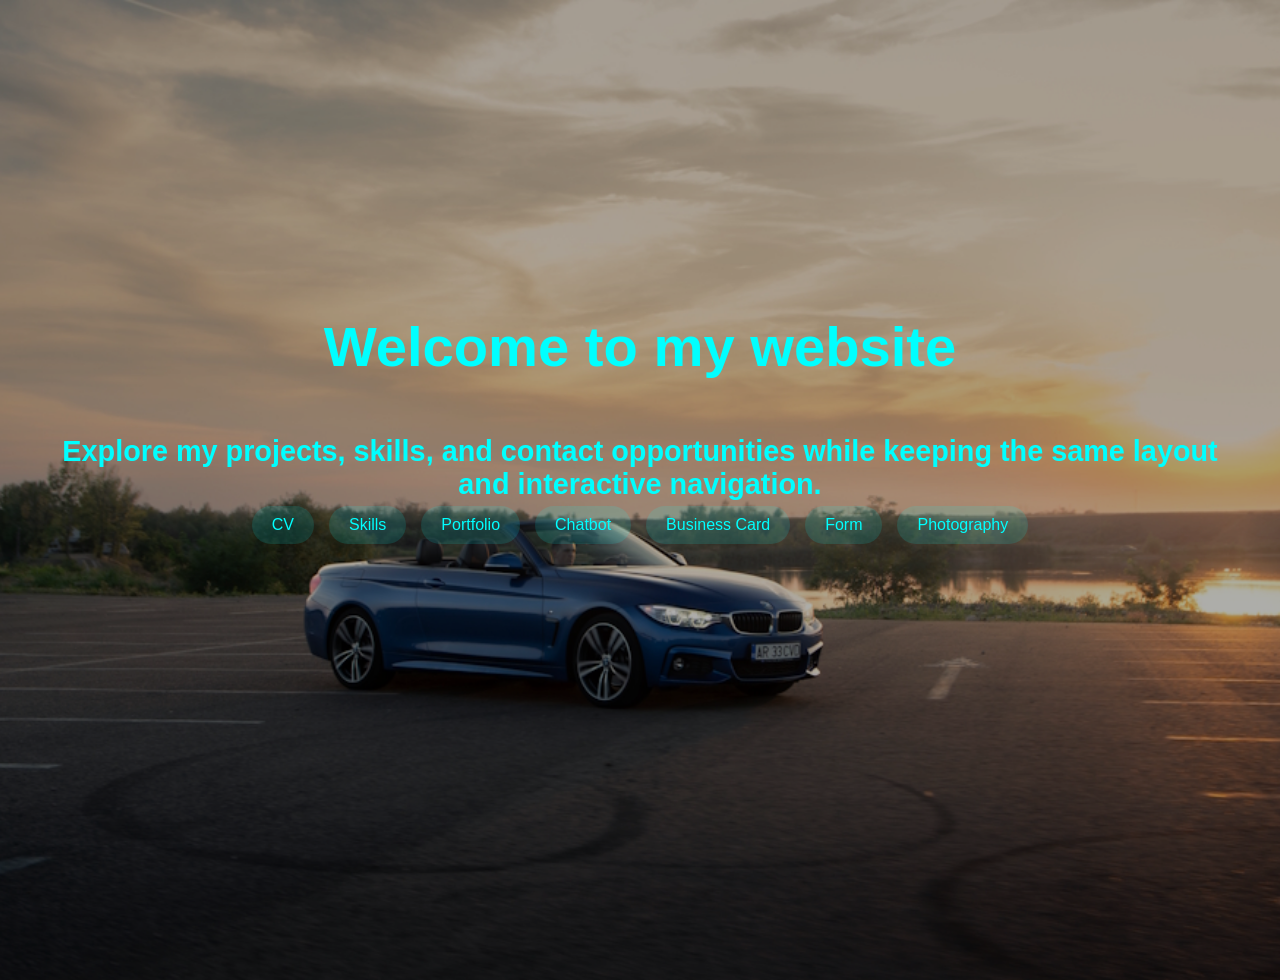
<file: index.html>
﻿<!DOCTYPE html>
<html lang="en">
<head>
    <meta charset="UTF-8">
    <meta name="viewport" content="width=device-width, initial-scale=1.0">
    <title>My Website</title>
    <link rel="stylesheet" href="css.css">
</head>
<body class="index-page">
    <a class="skip-link" href="#main-content">Skip to main content</a>
    <div class="page-background" aria-hidden="true">
        <img src="p(2).jpg" class="hero-bg" alt="Background image of my page, featuring one of the photos from my portfolio" loading="lazy">
    </div>
    <main id="main-content" class="home-main">
        <header>
            <h3>Welcome to my website</h3>
            <h1>Explore my projects, skills, and contact opportunities while keeping the same layout and interactive navigation.</h1>
        </header>

        <nav class="main-nav" aria-label="Main navigation">
            <a href="cv.html" class="nav-link">CV</a>
            <a href="Skills.html" class="nav-link">Skills</a>
            <a href="portofolio.html" class="nav-link">Portfolio</a>
            <a href="chatbot.html" class="nav-link">Chatbot</a>
            <a href="card.html" class="nav-link">Business Card</a>
            <a href="Form.html" class="nav-link">Form</a>
            <a href="photography.html" class="nav-link">Photography</a>
        </nav>
    </main>

    <footer class="page-nav">
        <h2><a href="Form.html">Contact / Form</a></h2>
    </footer>
</body>
</html>
</file>
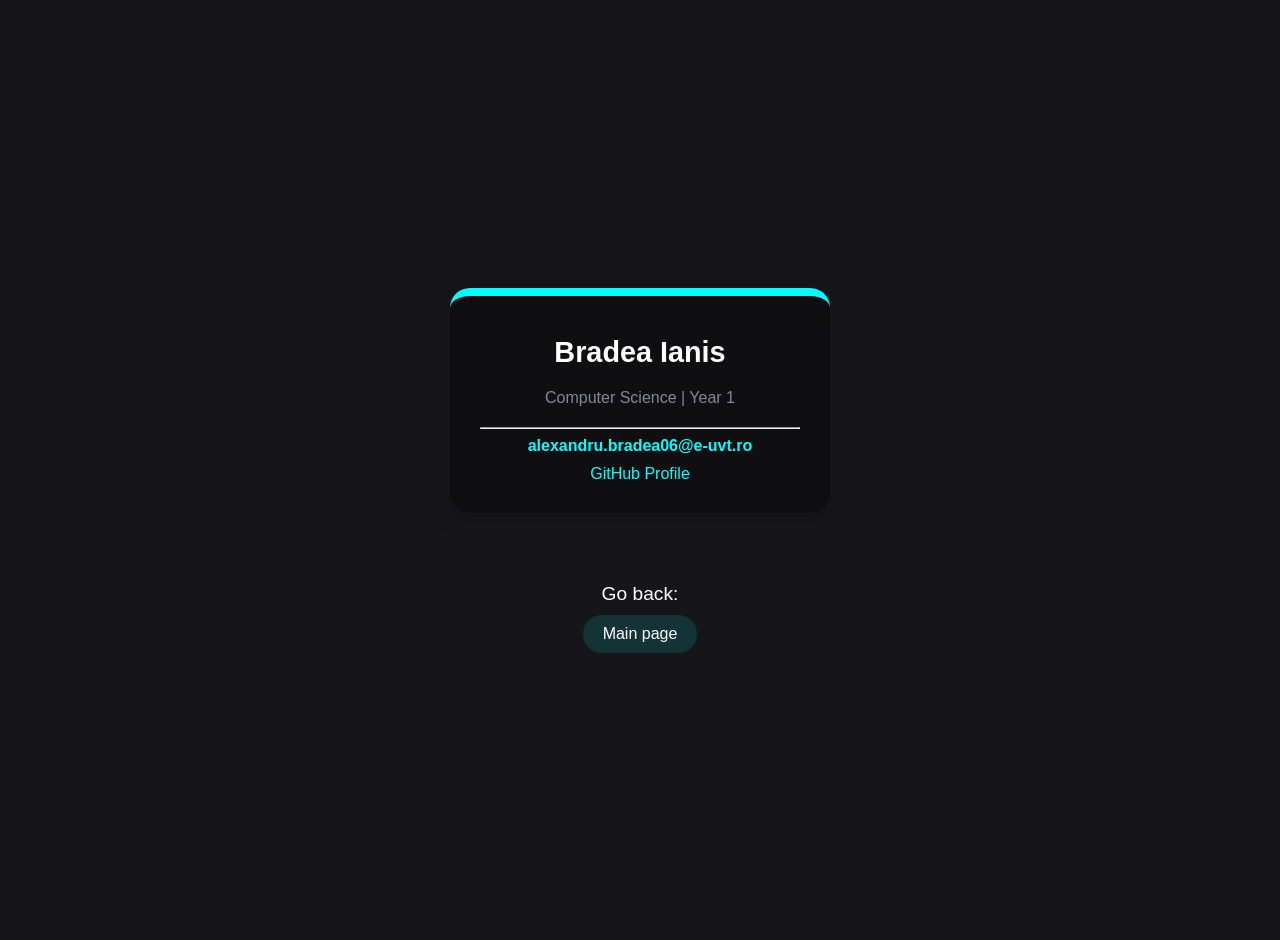
<file: card.html>
<!DOCTYPE html>
<html lang="en">
<head>
    <meta charset="UTF-8">
    <meta name="viewport" content="width=device-width, initial-scale=1.0">
    <title>Business Card</title>
    <link rel="stylesheet" href="card.css">
</head>
<body>

    <div id="business-card">
        
        <h1>Bradea Ianis</h1>
        
        <p class="specialization">Computer Science | Year 1</p>
        
        <hr>

        <div class="contact-info">
            <a href="alexandru.bradea06@e-uvt.ro" id="email-link">alexandru.bradea06@e-uvt.ro</a>
            <br>
            <a href="https://github.com/ianis06">GitHub Profile</a>
        </div>

    </div>

    <div class="go-back-section">
        <p>Go back:</p>
        <a href="index.html" class="go-back-main">Main page</a>
    </div>

</body>
</html>
</file>
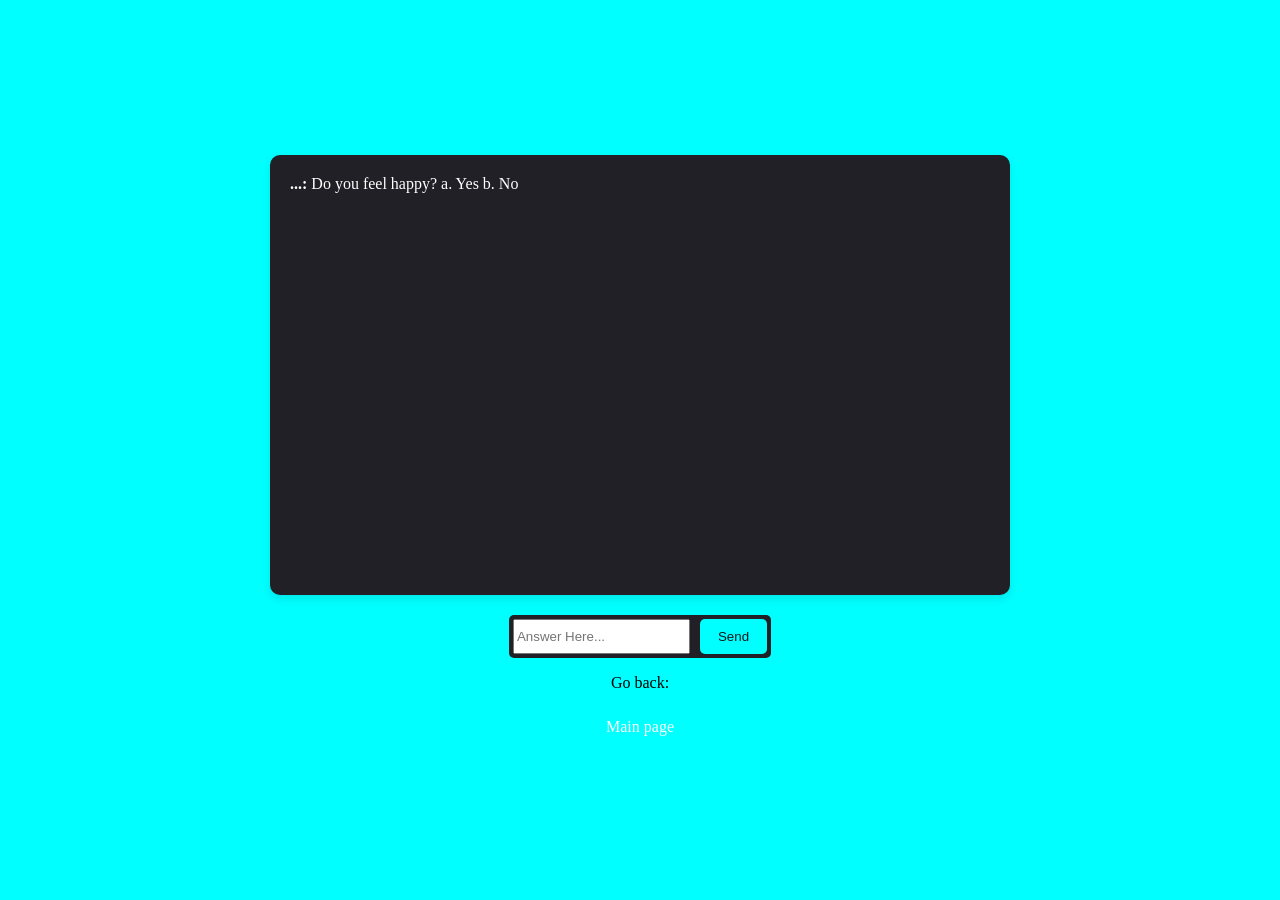
<file: chatbot.html>
<!DOCTYPE html>
<html lang="en">
<head>
    <meta charset="UTF-8">
    <meta name="viewport" content="width=device-width, initial-scale=1.0">
    <title>Chatbot</title>
    <link rel="stylesheet" href="chatbot.css">
</head>
<body>
    <div class="chat-container" id="chat-container">
    </div>
    <form id="chat-form">
        <input type="text" id="user-input" placeholder="Answer Here...">
        <button type="submit">Send</button>
    </form>
    <script src="chatbot.js"></script>
    	<p>
			Go back:
		</p>
		<a href="index.html" class="go-back-main">Main page</a>
</body>
</html>
</file>
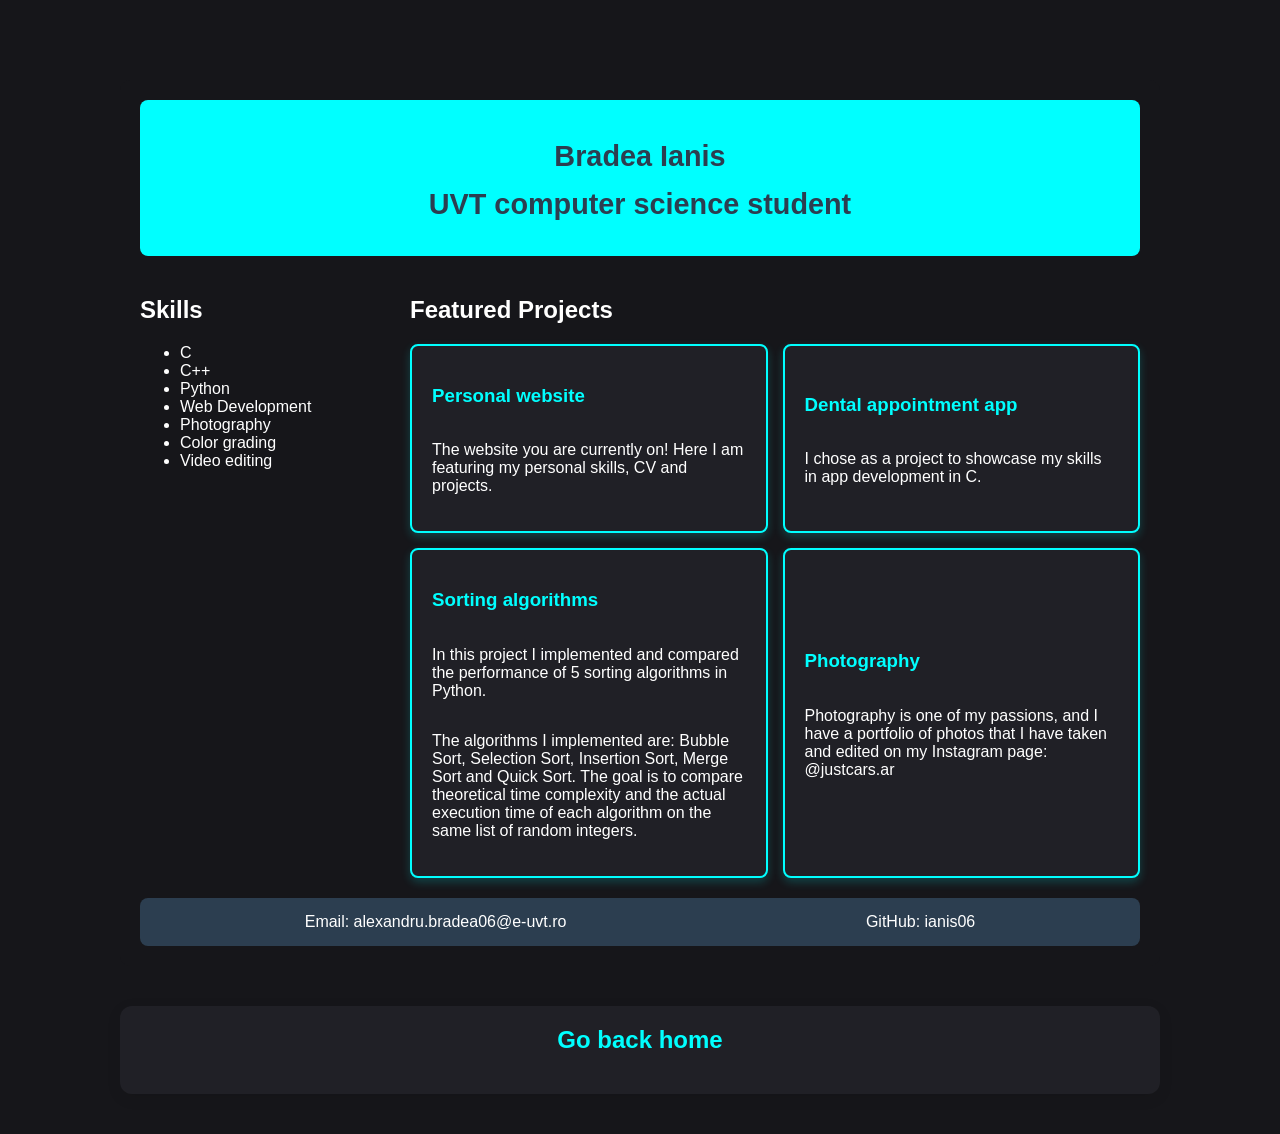
<file: cv.html>
﻿<!DOCTYPE html>
<html lang="en">
<head>
    <meta charset="UTF-8">
    <title>My CV</title>
    <link rel="stylesheet" href="css.css">
</head>
<body class="cv-page">

    <div class="cv-grid-container">
        <header class="profile-header">
            <h1>Bradea Ianis</h1>
            <h1>UVT computer science student</h1>
        </header>

        <aside class="skills-section">
            <h2>Skills</h2>
            <ul>
                <li>C</li>
                <li>C++</li>
                <li>Python</li>
                <li>Web Development</li>
                <li>Photography</li>
                <li>Color grading</li>
                <li>Video editing</li>
            </ul>
        </aside>

        <main class="projects-section">
            <h2>Featured Projects</h2>
            <div class="card-container">
                <div class="card" onclick="window.location.href='index.html';">
                    <h3>Personal website</h3>
                    <p>The website you are currently on! 
                        Here I am featuring my personal skills, CV and projects.</p>
                </div>
                <div class="card featured-card" onclick="window.location.href='dentalappointmentapp.html';">
                    <h3>Dental appointment app</h3>
                    <p>I chose as a project to showcase my skills in app development in C.</p>
                </div>
                <div class="card" onclick="window.location.href='sorting.html';">
                    <h3>Sorting algorithms</h3>
                    <p>In this project I implemented and compared the performance of 5 sorting algorithms in Python.</p>
                    <p>
                        The algorithms I implemented are: Bubble Sort, Selection Sort, Insertion Sort, Merge Sort and Quick Sort.
                        The goal is to compare theoretical time complexity and the actual execution time of each algorithm on the same list of random integers.
                    </p>
                </div>
                <div class="card" onclick="window.location.href='photography.html';">
                    <h3>Photography</h3>
                    <p>Photography is one of my passions, and I have a portfolio of photos that I have taken and edited on my Instagram page: @justcars.ar</p>
                </div>
            </div>
        </main>

        <footer class="contact-footer">
            <span>Email: alexandru.bradea06@e-uvt.ro</span>
            <span>GitHub: ianis06</span>
        </footer>
    </div>

    <footer class="page-nav">
        <h2><a href="index.html">Go back home</a></h2>
    </footer>
</body>
</html>
</file>
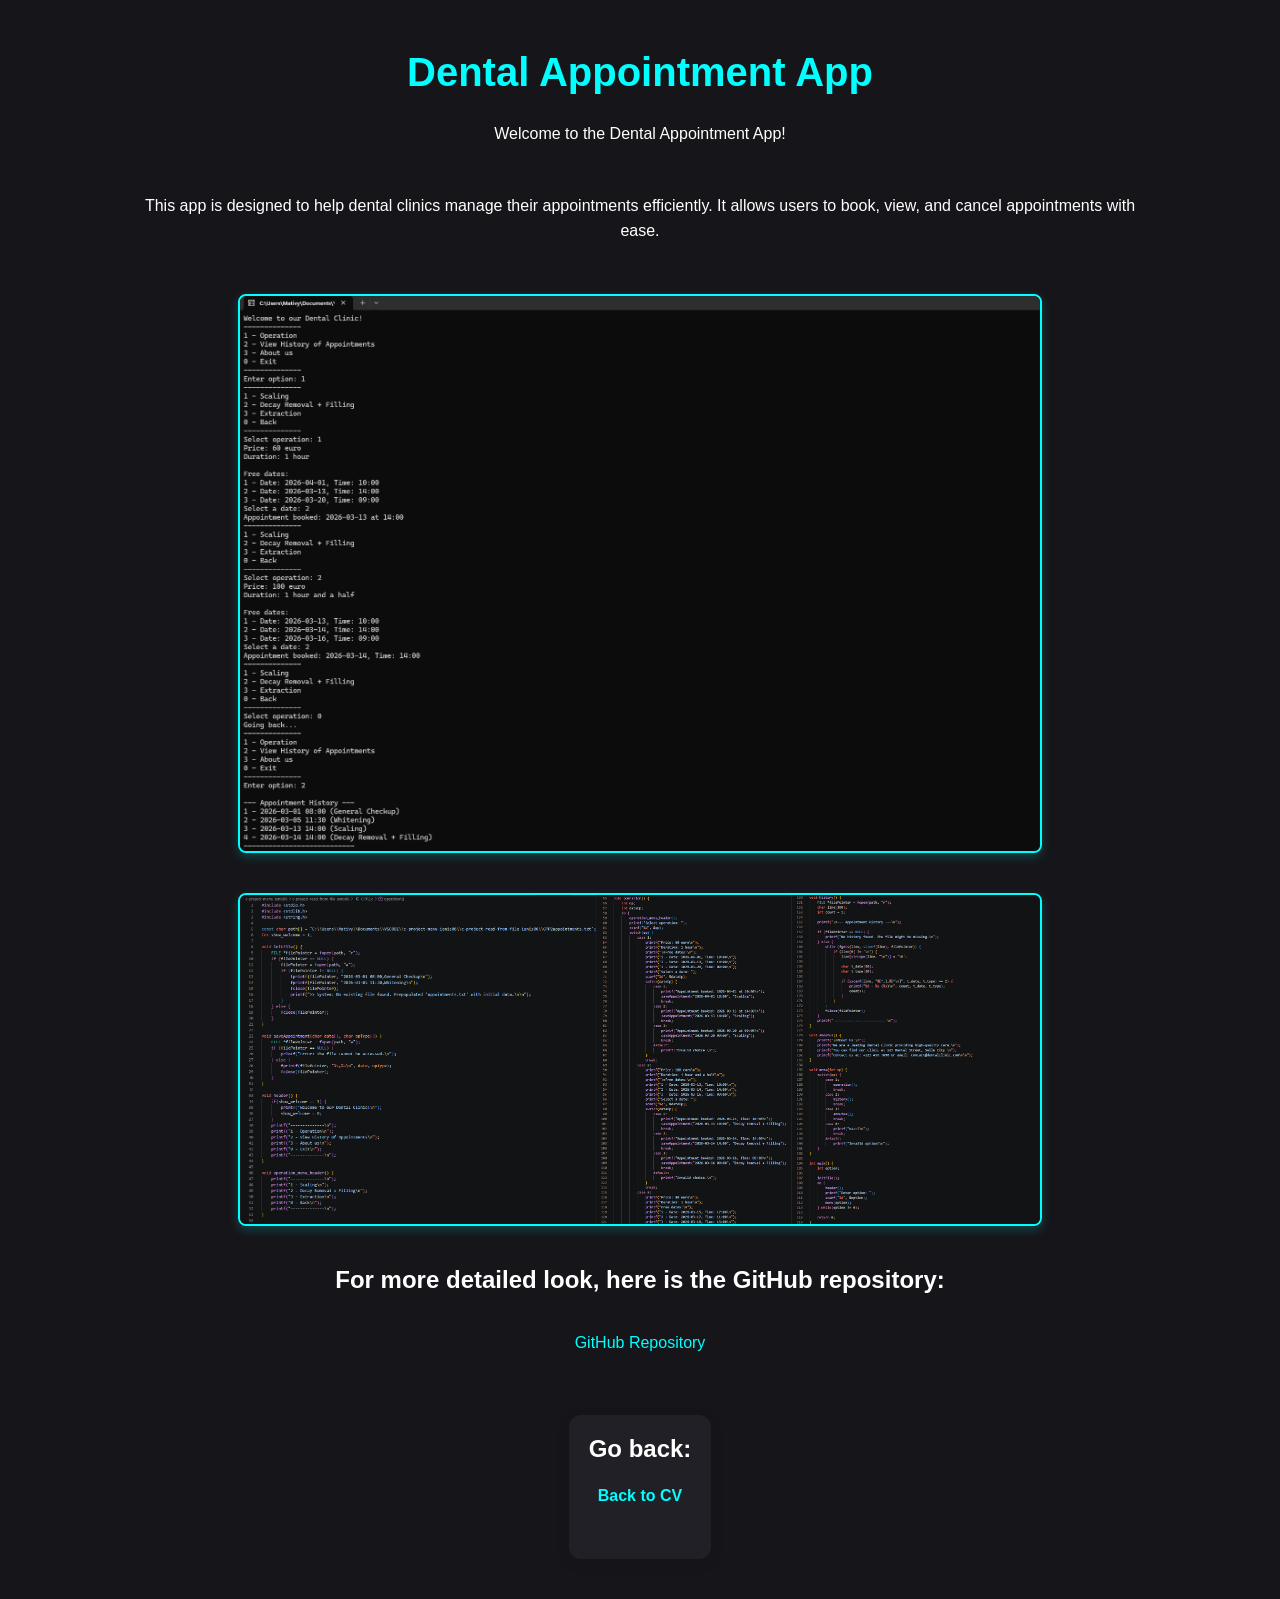
<file: dentalappointmentapp.html>
<!DOCTYPE html>
<html lang="en">
<head>
    <meta charset="UTF-8">
    <meta name="viewport" content="width=device-width, initial-scale=1.0">
    <title>Dental Appointment App</title>
    <link rel="stylesheet" href="css.css">
</head>
<body class="dental-page">
    <h1>Dental Appointment App</h1>
    <p>Welcome to the Dental Appointment App!</p>
    <p>This app is designed to help dental clinics manage their appointments efficiently. It allows users to book, view, and cancel appointments with ease.</p>
    <img src="d1.jpg" alt="The app interface.">
    <img src="d2.jpg" alt="The entire source code.">
    <h2> For more detailed look, here is the GitHub repository:</h2>
        <p><a href="https://github.com/ProiectDeProgramare-ProgrammingProject/c-project-write-to-file-ianis06" target="_blank">GitHub Repository</a></p>
    <footer class="page-nav">
        <h2>Go back:</h2>
        <p><a href="cv.html">Back to CV</a></p>
    </footer>
</body>
</html>
</file>
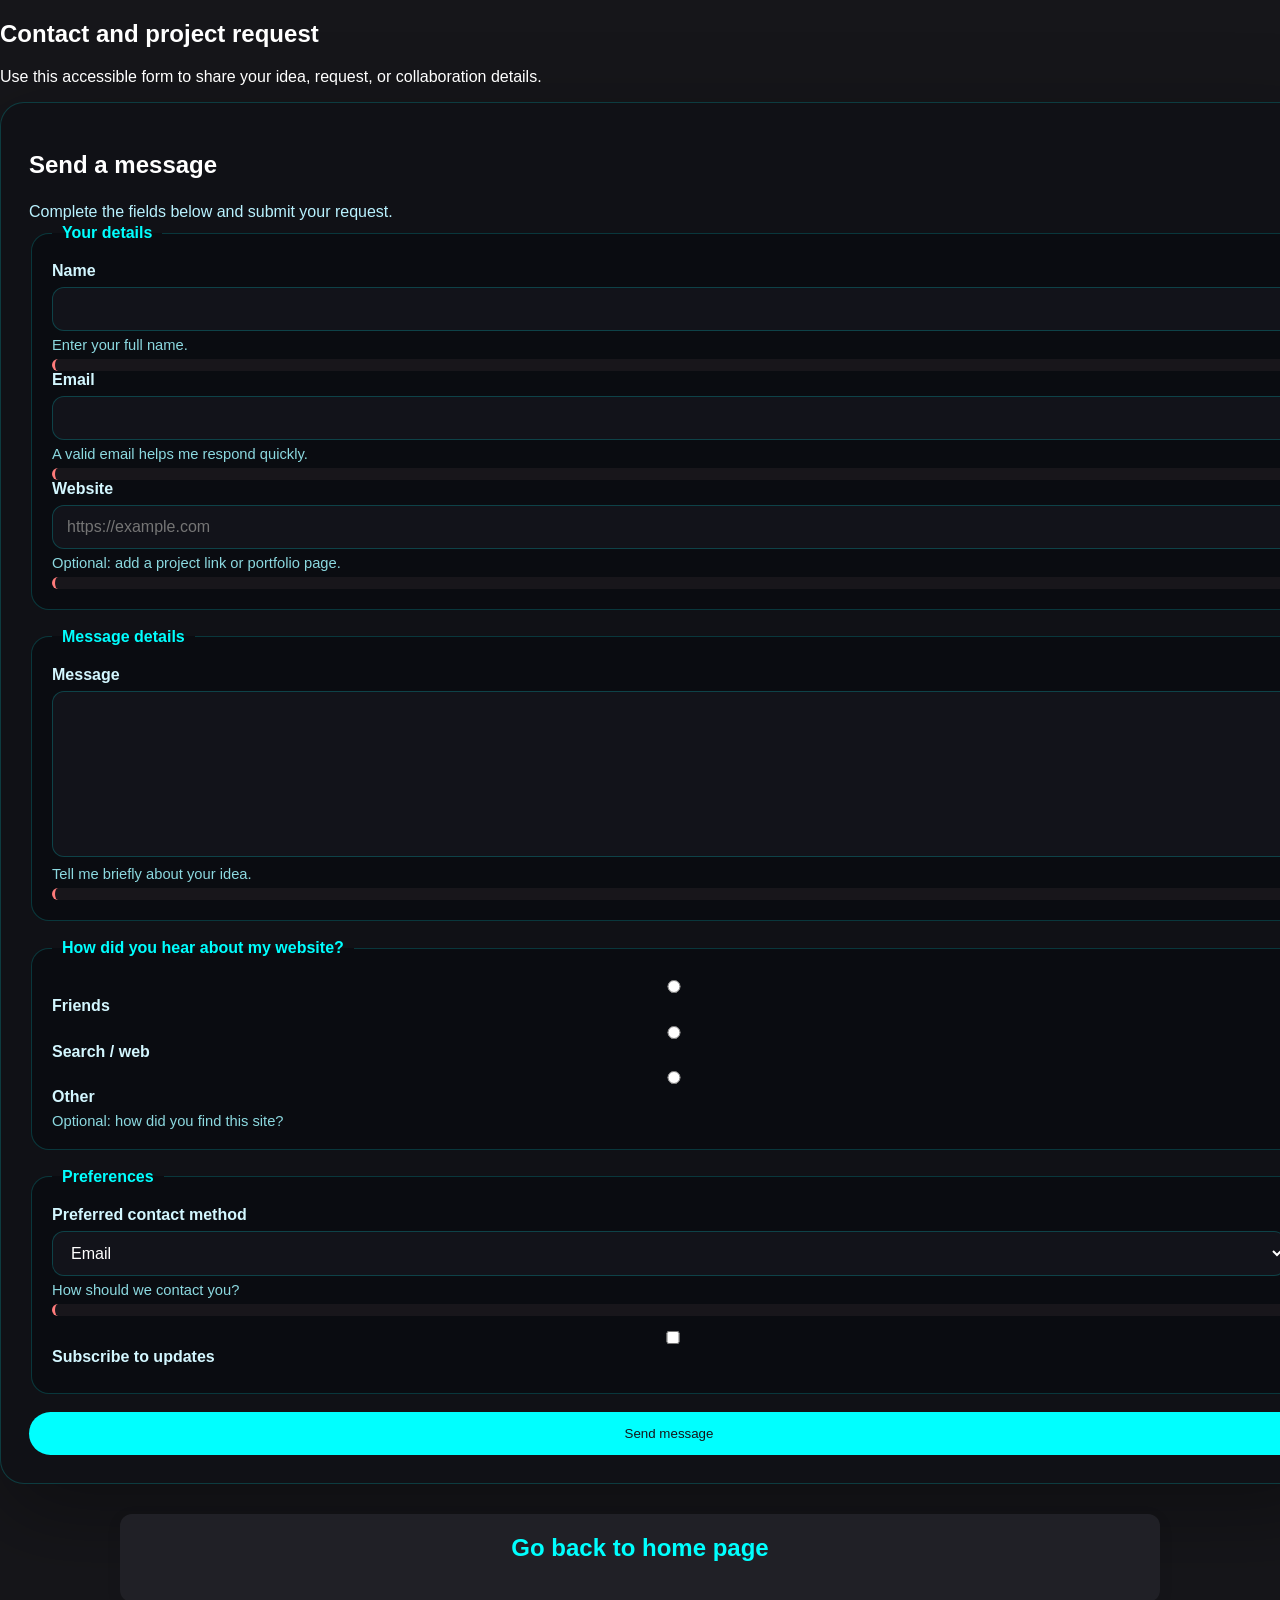
<file: Form.html>
<!DOCTYPE html>
<html lang="en">
<head>
    <meta charset="UTF-8">
    <meta name="viewport" content="width=device-width, initial-scale=1.0">
    <title>Contact and project form</title>
    <link rel="stylesheet" href="css.css">
</head>
<body class="form-page">
    <a class="skip-link" href="#form-heading">Skip to form</a>
    <main id="main-content">
        <header>
            <h2>Contact and project request</h2>
            <p>Use this accessible form to share your idea, request, or collaboration details.</p>
        </header>

        <section class="project-form-section" aria-labelledby="form-heading">
            <div class="section-header">
                <h2 id="form-heading">Send a message</h2>
                <p id="form-description">Complete the fields below and submit your request.</p>
            </div>
            <form id="project-form" method="post" action="#" aria-describedby="form-description" novalidate>
                <fieldset>
                    <legend>Your details</legend>
                    <label for="name">Name</label>
                    <input type="text" id="name" name="name" required aria-required="true" aria-describedby="name-help name-error">
                    <div id="name-help" class="field-help">Enter your full name.</div>
                    <div id="name-error" class="error-message" aria-live="assertive"></div>

                    <label for="email">Email</label>
                    <input type="email" id="email" name="email" required aria-required="true" aria-describedby="email-help email-error">
                    <div id="email-help" class="field-help">A valid email helps me respond quickly.</div>
                    <div id="email-error" class="error-message" aria-live="assertive"></div>

                    <label for="website">Website</label>
                    <input type="url" id="website" name="website" placeholder="https://example.com" aria-describedby="website-help website-error">
                    <div id="website-help" class="field-help">Optional: add a project link or portfolio page.</div>
                    <div id="website-error" class="error-message" aria-live="assertive"></div>
                </fieldset>

                <fieldset>
                    <legend>Message details</legend>
                    <label for="msg">Message</label>
                    <textarea id="msg" name="message" rows="5" required aria-required="true" aria-describedby="msg-help msg-error"></textarea>
                    <div id="msg-help" class="field-help">Tell me briefly about your idea.</div>
                    <div id="msg-error" class="error-message" aria-live="assertive"></div>
                </fieldset>

                <fieldset>
                    <legend>How did you hear about my website?</legend>
                    <label for="hear-course">
                        <input type="radio" id="hear-course" name="hear" value="friends" aria-describedby="hear-help">
                        Friends
                    </label>
                    <label for="hear-search">
                        <input type="radio" id="hear-search" name="hear" value="search" aria-describedby="hear-help">
                        Search / web
                    </label>
                    <label for="hear-other">
                        <input type="radio" id="hear-other" name="hear" value="other" aria-describedby="hear-help">
                        Other
                    </label>
                    <div id="hear-help" class="field-help">Optional: how did you find this site?</div>
                </fieldset>

                <fieldset>
                    <legend>Preferences</legend>
                    <label for="contact-method">Preferred contact method</label>
                    <select id="contact-method" name="contact-method" aria-describedby="contact-method-help contact-method-error">
                        <option value="email">Email</option>
                        <option value="phone">Phone</option>
                        <option value="chat">Chat</option>
                    </select>
                    <div id="contact-method-help" class="field-help">How should we contact you?</div>
                    <div id="contact-method-error" class="error-message" aria-live="assertive"></div>

                    <label class="checkbox-label" for="subscribe">
                        <input type="checkbox" id="subscribe" name="subscribe" value="yes">
                        Subscribe to updates
                    </label>
                </fieldset>

                <button type="submit">Send message</button>
            </form>
            
            <!-- Submission output: accessible table inserted here -->
            <div id="submission-area" aria-live="polite"></div>
        </section>
    </main>

    <footer class="page-nav">
        <h2><a href="index.html">Go back to home page</a></h2>
    </footer>
    <script src="form.js" defer></script>
</body>
</html>
</file>
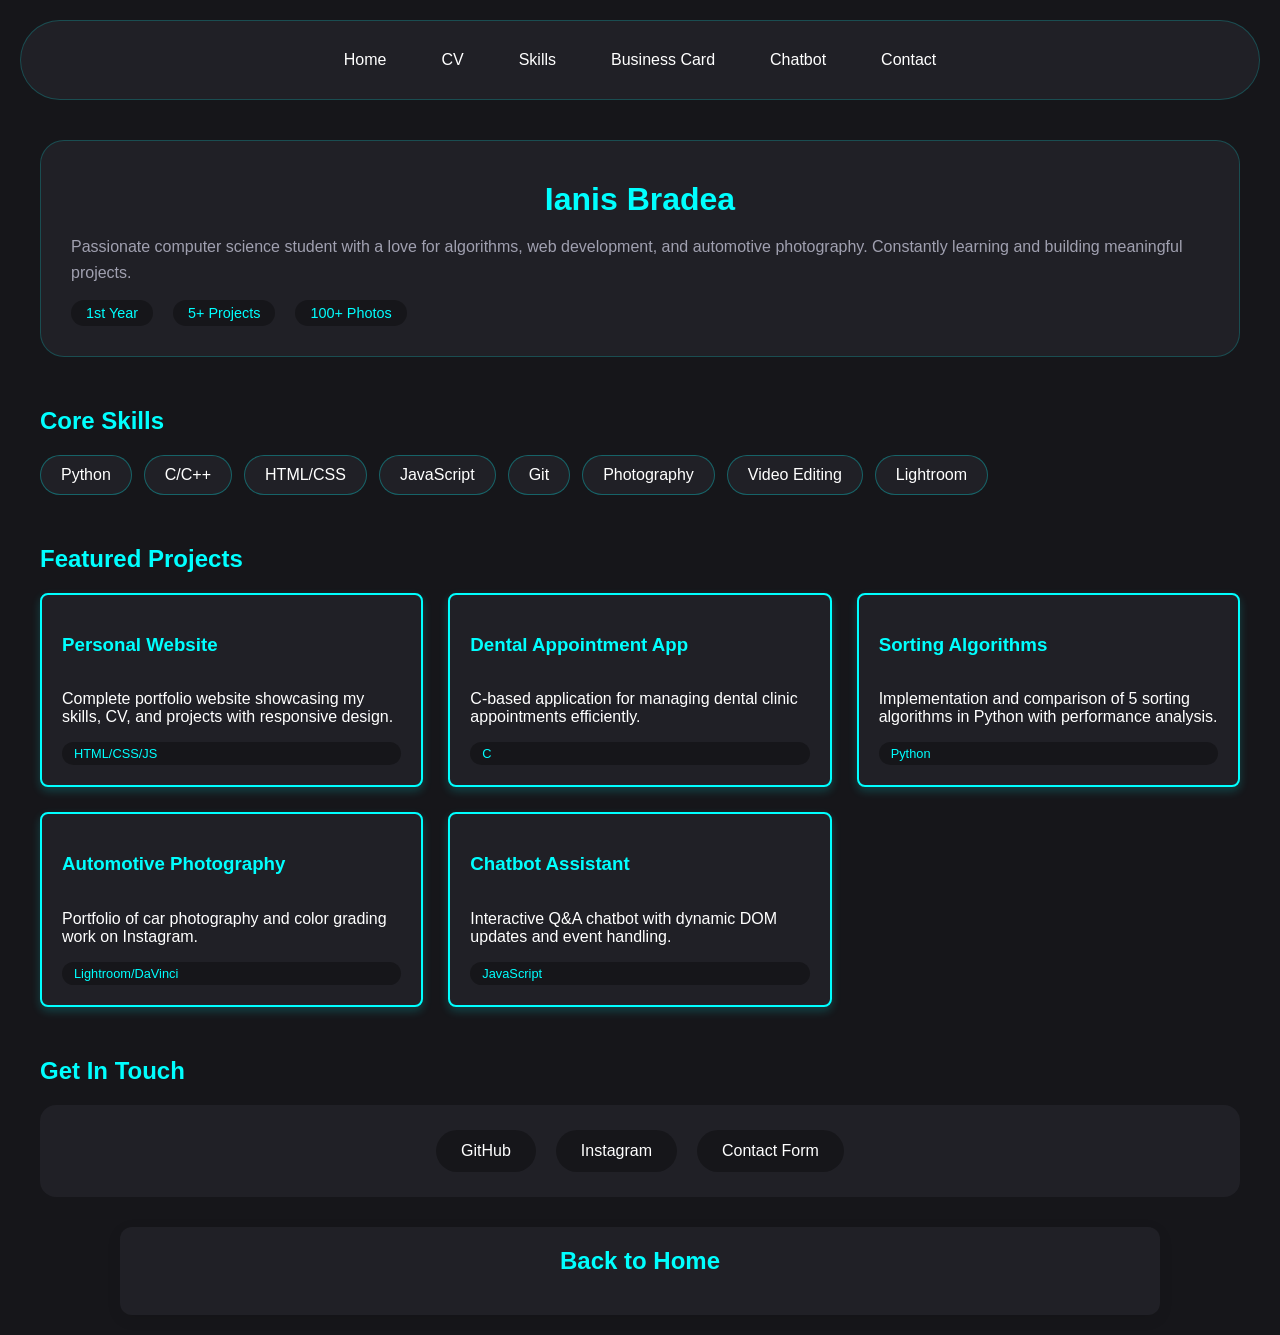
<file: portofolio.html>
<!DOCTYPE html>
<html lang="en">
<head>
    <meta charset="UTF-8">
    <meta name="viewport" content="width=device-width, initial-scale=1.0">
    <title>Profile Overview - Ianis Bradea</title>
    <link rel="stylesheet" href="css.css">
    <link rel="stylesheet" href="portofolio.css">
</head>
<body class="overview-page">
    <nav class="main-nav">
        <a href="index.html"> Home</a>
        <a href="cv.html"> CV</a>
        <a href="Skills.html"> Skills</a>
        <a href="card.html" > Business Card</a>
        <a href="chatbot.html"> Chatbot</a>
        <a href="Form.html"> Contact</a>
    </nav>

    <div class="overview-grid">
        <header class="profile-section">
            <div class="profile-info">
                <h1>Ianis Bradea</h1>
                <p class="profile-bio">Passionate computer science student with a love for algorithms, web development, and automotive photography. Constantly learning and building meaningful projects.</p>
                <div class="profile-stats">
                    <span> 1st Year</span>
                    <span> 5+ Projects</span>
                    <span> 100+ Photos</span>
                </div>
            </div>
        </header>

        <section class="skills-overview">
            <h2>Core Skills</h2>
            <div class="skills-flex">
                <div class="skill-badge">Python</div>
                <div class="skill-badge">C/C++</div>
                <div class="skill-badge">HTML/CSS</div>
                <div class="skill-badge">JavaScript</div>
                <div class="skill-badge">Git</div>
                <div class="skill-badge">Photography</div>
                <div class="skill-badge">Video Editing</div>
                <div class="skill-badge">Lightroom</div>
            </div>
        </section>

        <section class="projects-overview">
            <h2>Featured Projects</h2>
            <div class="projects-grid">
                <div class="card" onclick="window.location.href='cv.html';">
                    <h3>Personal Website</h3>
                    <p>Complete portfolio website showcasing my skills, CV, and projects with responsive design.</p>
                    <span class="project-tech">HTML/CSS/JS</span>
                </div>
                <div class="card" onclick="window.location.href='dentalappointmentapp.html';">
                    <h3>Dental Appointment App</h3>
                    <p>C-based application for managing dental clinic appointments efficiently.</p>
                    <span class="project-tech">C</span>
                </div>
                <div class="card" onclick="window.location.href='sortingalgorithms.html';">
                    <h3>Sorting Algorithms</h3>
                    <p>Implementation and comparison of 5 sorting algorithms in Python with performance analysis.</p>
                    <span class="project-tech">Python</span>
                </div>
                <div class="card" onclick="window.location.href='photography.html';">
                    <h3>Automotive Photography</h3>
                    <p>Portfolio of car photography and color grading work on Instagram.</p>
                    <span class="project-tech">Lightroom/DaVinci</span>
                </div>
                <div class="card" onclick="window.location.href='chatbot.html';">
                    <h3>Chatbot Assistant</h3>
                    <p>Interactive Q&A chatbot with dynamic DOM updates and event handling.</p>
                    <span class="project-tech">JavaScript</span>
                </div>
            </div>
        </section>

        <footer class="contact-overview">
            <h2>Get In Touch</h2>
            <div class="contact-flex">
                <a href="https://github.com/ianis06" target="_blank"> GitHub</a>
                <a href="https://www.instagram.com/justcars.ar/" target="_blank"> Instagram</a>
                <a href="Form.html"> Contact Form</a>
            </div>
        </footer>
    </div>

    <footer class="page-nav">
        <h2><a href="index.html">Back to Home</a></h2>
    </footer>
</body>
</html>
</file>
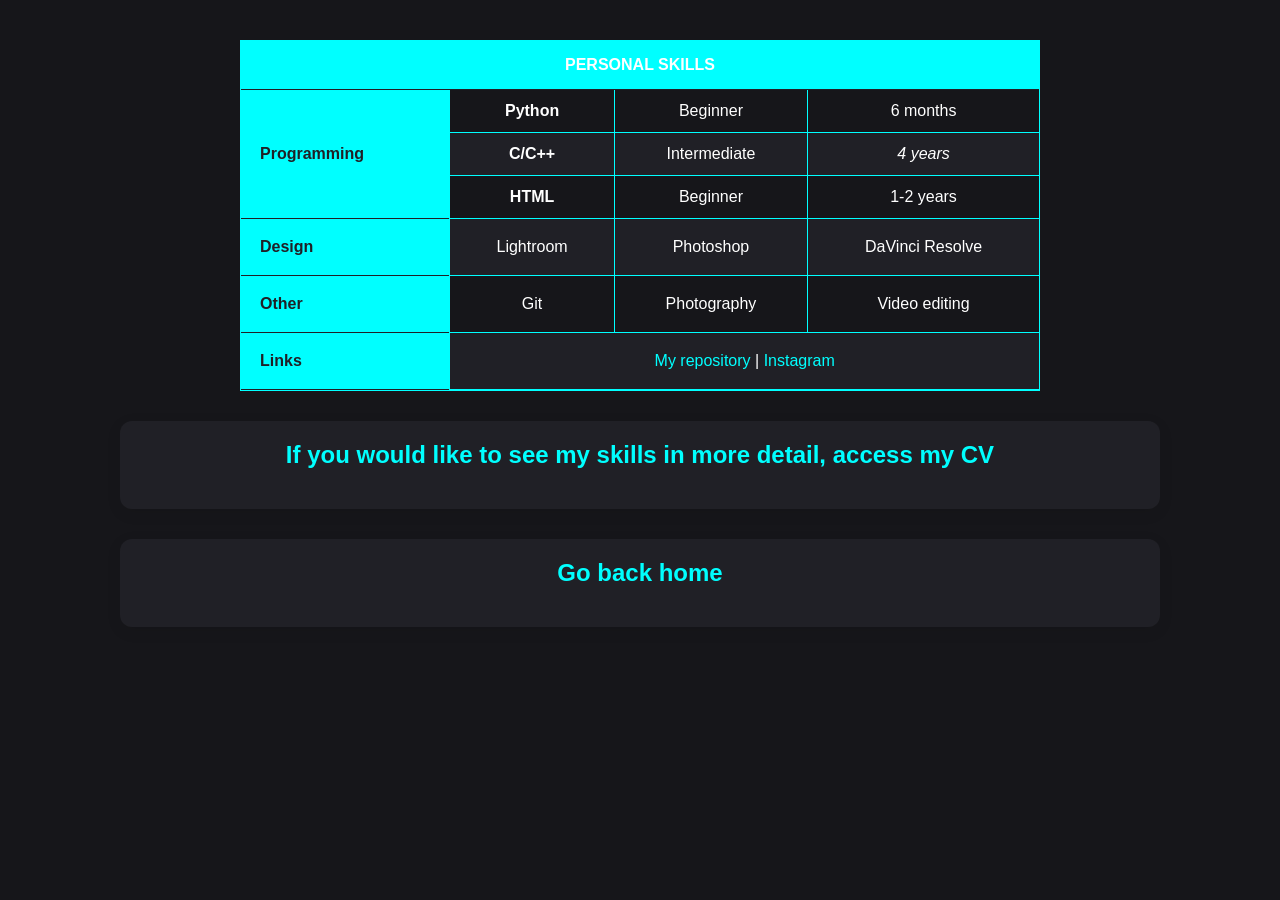
<file: Skills.html>
<!DOCTYPE html>
<html lang="en">
<head>
    <meta charset="utf-8">
    <title>Personal Skills</title>
    <link rel="stylesheet" href="css.css">
</head>
<body class="skills-page">

    <table class="skills-table">
        <thead>
            <tr>
                <th colspan="4">Personal Skills</th>
            </tr>
        </thead>
        <tbody>
            <tr>
                <th scope="row" rowspan="3">Programming</th>
                <td class="pro-skill">Python</td>
                <td>Beginner</td>
                <td>6 months</td>
            </tr>
            <tr>
                <td class="pro-skill">C/C++</td>
                <td>Intermediate</td>
                <td class="exp-label">4 years</td>
            </tr>
            <tr>
                <td class="pro-skill">HTML</td>
                <td>Beginner</td>
                <td>1-2 years</td>
            </tr>

            <tr>
                <th scope="row">Design</th>
                <td>Lightroom</td>
                <td>Photoshop</td>
                <td>DaVinci Resolve</td>
            </tr>

            <tr>
                <th scope="row">Other</th>
                <td>Git</td>
                <td>Photography</td>
                <td>Video editing</td>
            </tr>

            <tr>
                <th scope="row">Links</th>
                <td colspan="3">
                    <a href="https://github.com/CS-WD-UVT-2026/hw1-wd-ie-ianis06">My repository</a> | 
                    <a href="https://www.instagram.com/justcars.ar/">Instagram</a>
                </td>
            </tr>
        </tbody>
    </table>
    <footer class="page-nav">
        <h2>
        <a href="cv.html">If you would like to see my skills in more detail, access my CV</a>
        </h2>
    </footer>
    <footer class="page-nav">
        <h2><a href="index.html">Go back home</a></h2>
    </footer>
</body>
</html>
</file>
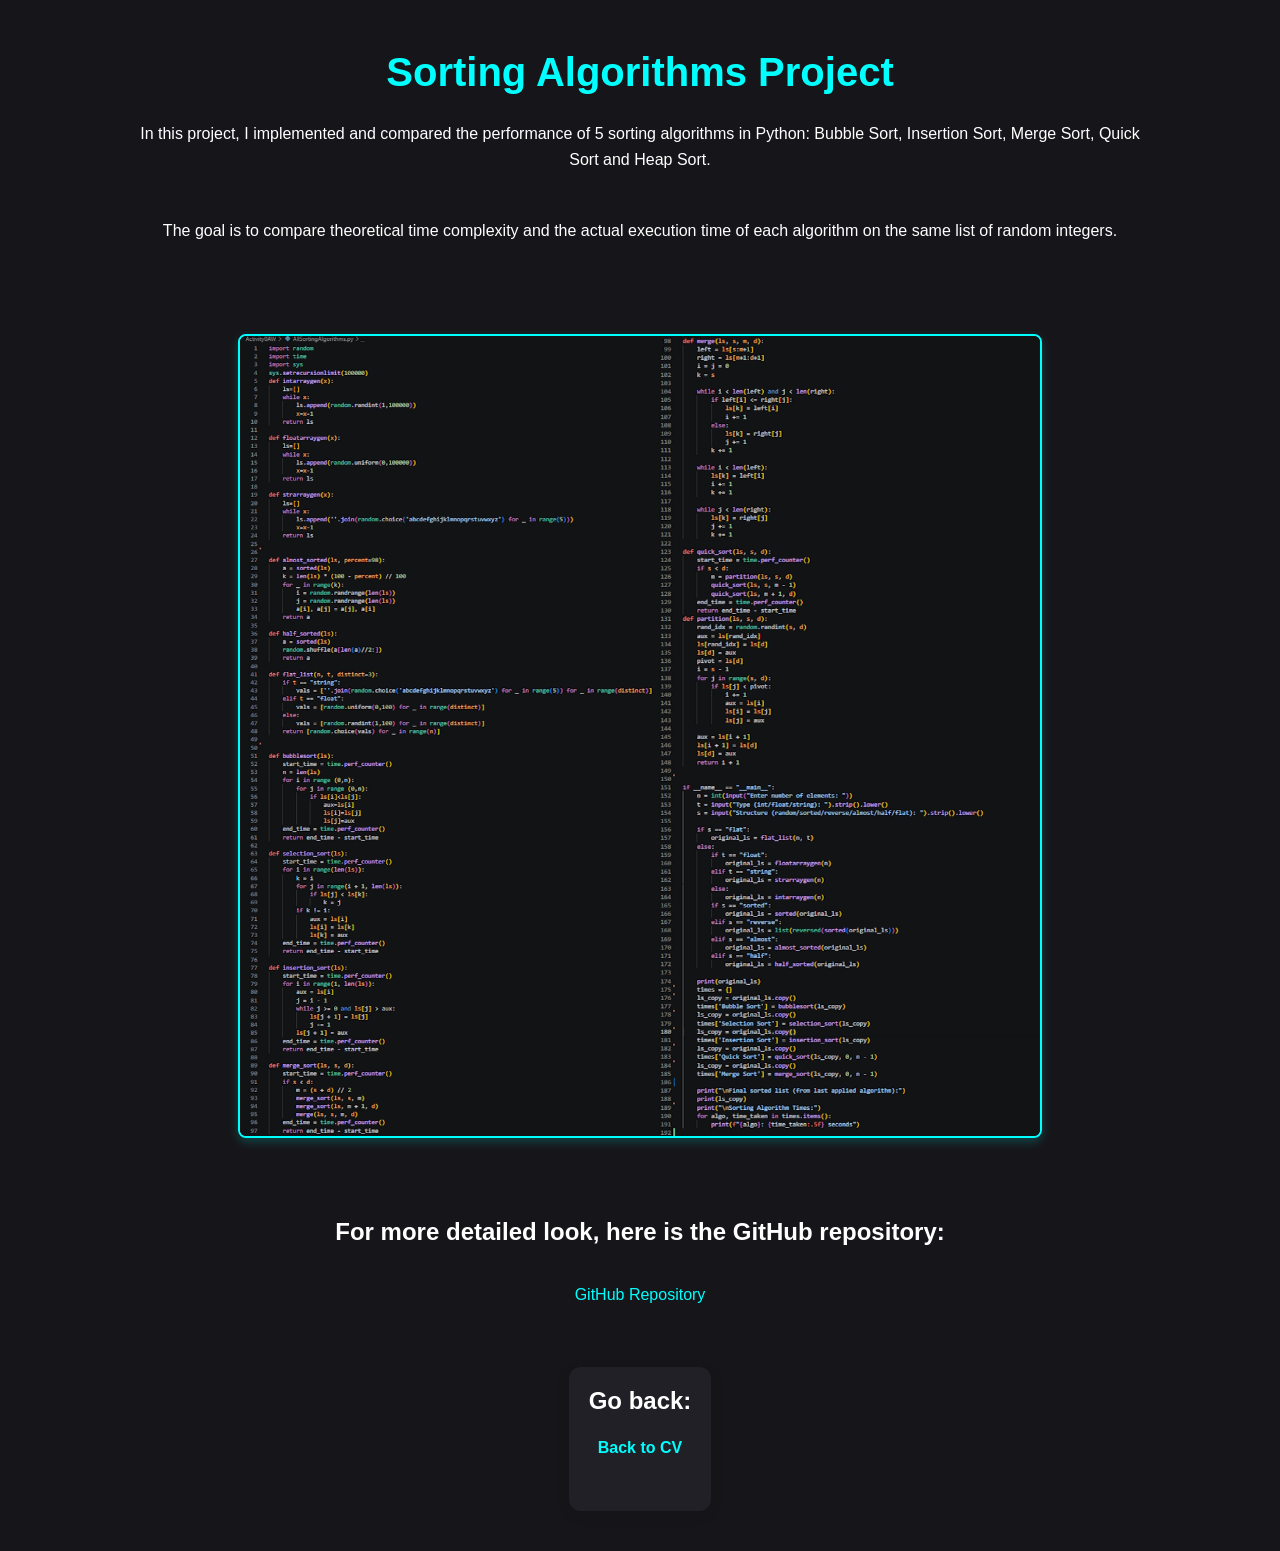
<file: sorting.html>
<!DOCTYPE html>
<html lang="en">
<head>
    <meta charset="UTF-8">
    <meta name="viewport" content="width=device-width, initial-scale=1.0">
    <title>Sorting Algorithms Project</title>
    <link rel="stylesheet" href="css.css">
</head>
<body class="sorting-page">
    <h1>Sorting Algorithms Project</h1>
    <p>In this project, I implemented and compared the performance of 5 sorting algorithms in Python: Bubble Sort, Insertion Sort, Merge Sort, Quick Sort and Heap Sort.</p>
    <p>The goal is to compare theoretical time complexity and the actual execution time of each algorithm on the same list of random integers.</p>
    <div style=" padding: 40px; text-align: center; width: 100%; max-width: 1000px;">
        <img src="s1.jpg" alt="The entire source code.">
    </div>
    <h2> For more detailed look, here is the GitHub repository:</h2>
    <p><a href="https://github.com/ianis06/Activity0AW/blob/main/AllSortingAlgorithms.py" target="_blank">GitHub Repository</a></p>

    <footer class="page-nav">
        <h2>Go back:</h2>
        <p><a href="cv.html">Back to CV</a></p>
    </footer>
</body>
</html>
</file>
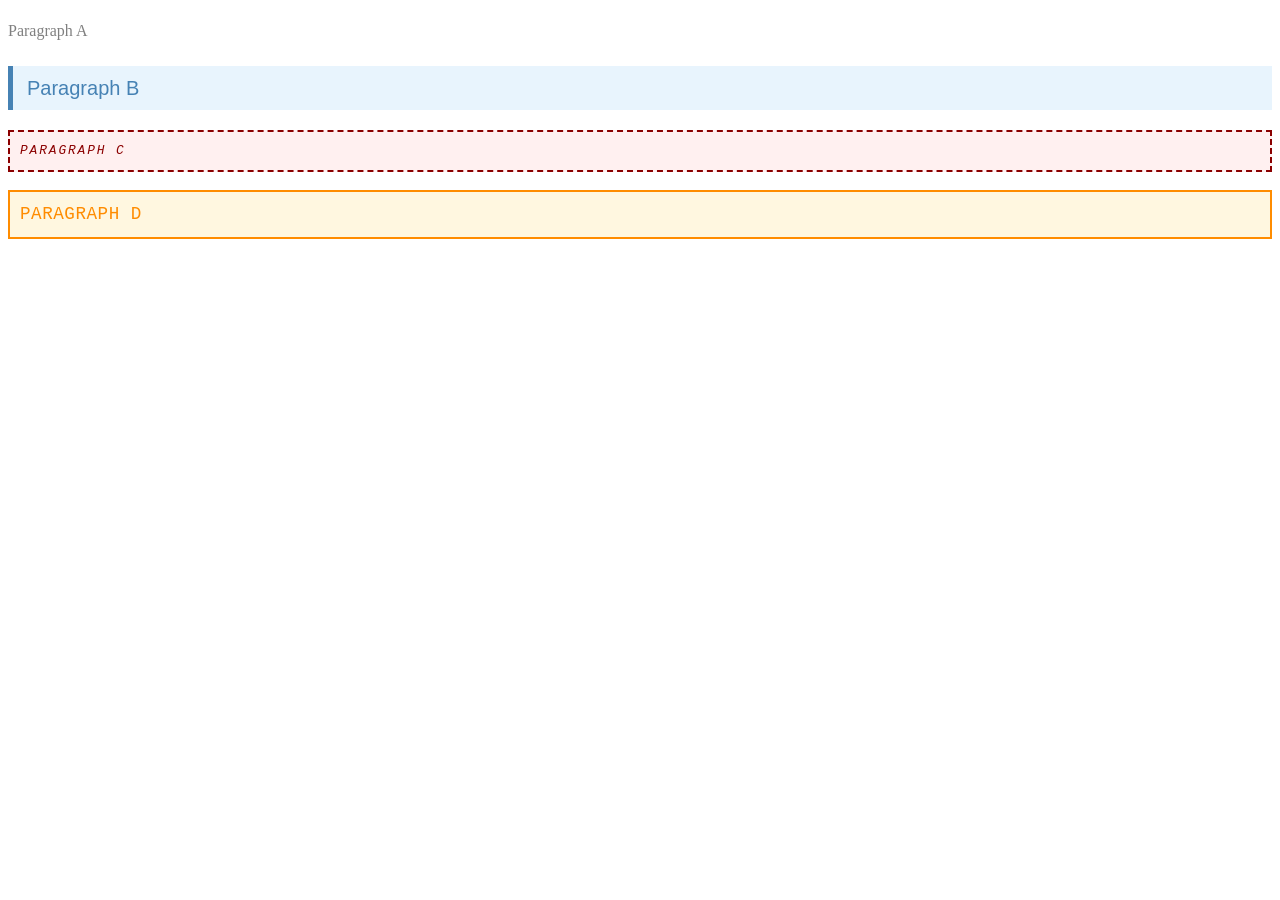
<file: specificity.html>
<!DOCTYPE html>
<html lang="en">
<head>
    <meta charset="UTF-8">
    <title>Specificity Game</title>
    <style>
        p {
            color: gray;
            font-size: 1rem;
            font-family: Georgia, serif;
            line-height: 1.4;
            padding: 4px 0;
        }

        .info {
            color: steelblue;
            font-size: 1.25rem;
            background-color: #e8f4fd;
            padding: 8px 14px;
            border-left: 5px solid steelblue;
            font-family: Arial, sans-serif;
        }

        #warning {
            color: darkred;
            font-size: 0.8rem;
            font-style: italic;
            text-transform: uppercase;
            letter-spacing: 0.15em;
            border: 2px dashed darkred;
            padding: 10px;
            background-color: #fff0f0;
            font-family: 'Courier New', monospace;
        }

        #warning.info {
            color: darkorange;
            background-color: #fff7e0;
            border: 2px solid darkorange;
            font-size: 1.1rem;
            font-style: normal;
            letter-spacing: 0.03em;
        }
    </style>
</head>
<body>

    <p>Paragraph A</p>

    <p class="info">Paragraph B</p>

    <p id="warning">Paragraph C</p>

    <p class="info" id="warning">Paragraph D</p>

</body>
</html>
</file>
<file: css.css>
body {
    background-color: #16161a;
    margin: 0;
    font-family: 'Segoe UI', Tahoma, Geneva, Verdana, sans-serif;
    color: #ffffff;
}

.main-nav {
    display: flex;
    justify-content: center;
    gap: 15px;
    margin-bottom: 30px;
    flex-wrap: wrap;
}

.nav-link {
    padding: 10px 20px;
    background: #00FFFF20;
    border-radius: 25px;
    text-decoration: none;
    color: #00FFFF;
    transition: all 0.3s ease;
}

.nav-link:hover {
    background: #00FFFF;
    color: #16161a;
    transform: translateY(-2px);
}

.nav-link.active {
    background: #00FFFF;
    color: #16161a;
}

a {
    color: #00FFFF;
    text-decoration: none;
}

a:hover {
    text-decoration: underline;
}

.skip-link {
    position: absolute;
    top: 1rem;
    left: 1rem;
    z-index: 2;
    background: rgba(0, 0, 0, 0.84);
    color: #00FFFF;
    padding: 0.6rem 0.9rem;
    border-radius: 999px;
    transform: translateY(-120%);
    opacity: 0;
    transition: transform 0.2s ease, opacity 0.2s ease;
}

.skip-link:focus-visible {
    transform: translateY(0);
    opacity: 1;
    outline: 3px solid #00FFFF;
    outline-offset: 3px;
}

body.index-page {
    position: relative;
    display: flex;
    flex-direction: column;
    justify-content: center;
    align-items: center;
    gap: 30px;
    min-height: 100vh;
    padding: 40px 20px;
    color: #ffffff;
    background-color: #000;
    overflow: hidden;
}

body.index-page::before {
    content: "";
    position: absolute;
    inset: 0;
    background: rgba(0, 0, 0, 0.45);
    pointer-events: none;
}

.page-background {
    position: absolute;
    inset: 0;
    overflow: hidden;
    z-index: 0;
}

.hero-bg {
    position: absolute;
    inset: 0;
    width: 100%;
    height: 100%;
    object-fit: cover;
    object-position: center;
    filter: brightness(0.68);
}

.home-main {
    position: relative;
    z-index: 1;
    width: 100%;
    max-width: 1200px;
}

body.index-page header,
body.index-page .hero,
.project-form-section {
    width: 100%;
}

body.index-page header {
    color: #00FFFF;
    margin: 0;
    text-align: center;
}

body.index-page header p {
    color: #d4faff;
    margin: 0.75rem auto 0;
    max-width: 720px;
    font-size: 1rem;
    line-height: 1.7;
}

.hero {
    text-align: center;
    max-width: 840px;
    margin: 0 auto;
}

.hero h2 {
    font-size: 2.3rem;
    margin-bottom: 0.75rem;
}

.hero-copy {
    color: #c5f9ff;
    margin: 0 auto;
    max-width: 760px;
    line-height: 1.75;
}

.project-form-section {
    background: rgba(16, 18, 22, 0.88);
    border: 1px solid rgba(0, 255, 255, 0.18);
    border-radius: 24px;
    box-shadow: 0 30px 90px rgba(0, 0, 0, 0.35);
    padding: 28px;
}

.section-header p {
    margin: 0.5rem 0 0;
    color: #b9f2ff;
    line-height: 1.6;
}

.project-form-section form {
    display: grid;
    gap: 18px;
}

.project-form-section fieldset {
    border: 1px solid rgba(0, 255, 255, 0.18);
    border-radius: 18px;
    padding: 20px;
    background: rgba(10, 12, 16, 0.82);
}

.project-form-section legend {
    color: #00FFFF;
    font-weight: 700;
    padding: 0 10px;
}

.project-form-section label {
    display: block;
    margin-bottom: 0.45rem;
    color: #d3f7ff;
    font-weight: 600;
}

.project-form-section input,
.project-form-section textarea,
.project-form-section select {
    width: 100%;
    background: #12131a;
    border: 1px solid rgba(0, 255, 255, 0.2);
    border-radius: 12px;
    padding: 12px 14px;
    color: #ffffff;
    font: inherit;
}

.project-form-section textarea {
    min-height: 140px;
    resize: vertical;
}

.checkbox-label {
    display: inline-flex;
    gap: 0.75rem;
    align-items: center;
    margin-top: 0.75rem;
    color: #d3f7ff;
}

.field-help {
    font-size: 0.92rem;
    color: #8cd9e0;
    margin-top: 0.35rem;
}

.project-form-section button {
    align-self: flex-start;
    background: #00FFFF;
    color: #16161a;
    border: none;
    border-radius: 999px;
    padding: 14px 26px;
    cursor: pointer;
    transition: transform 0.2s ease, box-shadow 0.2s ease, background 0.2s ease;
}

.project-form-section button:hover,
.project-form-section button:focus-visible {
    background: #ffffff;
    color: #16161a;
    transform: translateY(-2px);
    box-shadow: 0 12px 30px rgba(0, 255, 255, 0.25);
}

input:focus-visible,
textarea:focus-visible,
select:focus-visible,
.nav-link:focus-visible,
button:focus-visible {
    outline: 3px solid #00FFFF;
    outline-offset: 3px;
}

@media (max-width: 768px) {
    body.index-page {
        padding: 24px 16px;
    }

    .project-form-section {
        padding: 20px;
    }

    .hero h2 {
        font-size: 1.95rem;
    }
}

body.skills-page {
    background-color: #16161a;
    padding: 40px;
    font-family: 'Segoe UI', Tahoma, Geneva, Verdana, sans-serif;
}

body.cv-page {
    padding: 40px;
}

body.index-page header {
    color: #00FFFF;
    margin: 10px 0 5px 0;
    font-size: 3rem;
    text-align: center;
}

h1 {
    color: #2c3e50;
    margin: 10px 0 5px 0;
    font-size: 1.8rem;
    text-align: center;
}

body.index-page h1 {
    color: #00FFFF;
    margin: 10px 0 5px 0;
    font-size: 1.8rem;
    text-align: center;
}

body.index-page #business-card {
    background: #202026;
    width: 320px;
    padding: 30px;
    border-radius: 20px;
    text-align: center;
    box-shadow: 0 10px 25px rgba(0,0,0,0.1);
    border-top: 8px solid #00FFFF;
}

body.index-page .specialization {
    color: #ffffff;
    font-size: 1rem;
    margin-bottom: 20px;
}

body.index-page #email-link {
    color: #00FFFF;
    text-decoration: none;
    font-weight: bold;
    display: inline-block;
    margin-bottom: 10px;
}

.highlight {
    color: #fff;
    background-color: #00FFFF;
    padding: 5px 10px;
    display: inline-block;
}

.skills-table {
    width: 100%;
    max-width: 800px;
    border-collapse: separate;
    border-spacing: 0;
    margin: 0 auto;
    border: 1px solid #00FFFF;
}


.featured-card h3 {
    color: #00FFFF;
}

thead tr th {
    background-color: #00FFFF;
    color: #ffffff;
    padding: 15px;
    text-transform: uppercase;
    border-bottom: 1px solid #202026;
}

tbody tr th[scope="row"] {
    background-color: #00FFFF;
    color: #202026;
    padding: 19px;
    text-align: left;
    border-bottom: 1px solid #202026;
}

tbody tr:nth-child(even) td {
    background-color: #202026;
}

.skills-table td {
    border-bottom: 1px solid #00FFFF;
    border-left: 1px solid #00FFFF;
    padding: 12px 20px;
    color: #ffffff;
    font-family: 'Segoe UI', Tahoma, Geneva, Verdana, sans-serif;
    text-align: center;
}

tbody tr:hover td {
    background-color: #16161a;
}

.pro-skill {
    color: #2d7a4d;
    font-weight: bold;
}

.exp-label {
    color: #b91c1c;
    font-style: italic;
}

.cv-grid-container {
    display: grid;
    grid-template-columns: 250px 1fr;
    grid-template-rows: auto 1fr auto;
    gap: 20px;
    max-width: 1000px;
    margin: 40px auto;
    background-color: #16161a;
    padding: 20px;
    border-radius: 10px;
}

.profile-header { grid-column: 1 / span 2; }
.skills-section { grid-column: 1; }
.projects-section { grid-column: 2; }
.contact-footer { grid-column: 1 / span 2; }

.profile-header {
    display: flex;
    flex-direction: column;
    align-items: center;
    background-color: #00FFFF;
    color: white;
    padding: 30px;
    border-radius: 8px;
}

.contact-footer {
    display: flex;
    justify-content: space-around;
    background: #2c3e50;
    color: white;
    padding: 15px;
    border-radius: 8px;
}

.card-container {
    display: grid;
    grid-template-columns: 1fr 1fr;
    gap: 15px;
}

.card {
    display: flex;
    flex-direction: column;
    justify-content: center;
    background: #202026;
    padding: 20px;
    border: 2px solid #00FFFF;
    border-radius: 8px;
    transition: transform 0.3s ease, box-shadow 0.3s ease, border-color 0.3s ease;
    box-shadow: 0 4px 10px rgba(0, 255, 255, 0.2);
    cursor: pointer;
}

.card:hover {
    transform: translateY(-5px);
    box-shadow: 0 12px 24px rgba(0, 255, 255, 0.25);
    border-color: #00FFFF;
}

.card h3 {
    color: #00FFFF;
}

.featured-card {
    border: 2px solid #00FFFF;
    background-color: #202026;
    box-shadow: 0 4px 10px rgba(0, 255, 255, 0.2);
}

.featured-card:hover {
    box-shadow: 0 14px 30px rgba(0, 255, 255, 0.25);
}

.page-nav {
    margin: 30px auto 0;
    max-width: 1000px;
    padding: 20px;
    background: #202026;
    border-radius: 12px;
    box-shadow: 0 4px 15px rgba(0,0,0,0.08);
    text-align: center;
}
body.skills-page footer {
    text-align: center;
    margin-top: 30px;
}

.page-nav h2 {
    margin-top: 0;
}

footer.page-nav a {
    color: #00FFFF;
    font-weight: bold;
    transition: all 0.3s ease;
}

footer.page-nav a:hover {
    color: #16161a;
    background: #00FFFF;
    padding: 6px 12px;
    border-radius: 8px;
    transform: translateY(-2px);
}

body.photography-page,
body.sorting-page,
body.dental-page {
    max-width: 1000px;
    margin: 0 auto;
    padding: 40px 20px;
}

body.photography-page h1,
body.sorting-page h1,
body.dental-page h1 {
    color: #00FFFF;
    text-align: center;
    font-size: 2.5rem;
    margin-bottom: 10px;
}

body.photography-page p,
body.sorting-page p,
body.dental-page p {
    color: #ffffff;
    text-align: center;
    line-height: 1.6;
    margin-bottom: 30px;
}

body.photography-page img,
body.sorting-page img,
body.dental-page img {
    max-width: 100%;
    height: auto;
    width: 80%;
    margin: 20px auto;
    display: block;
    border: 2px solid #00FFFF;
    border-radius: 8px;
    box-shadow: 0 4px 10px rgba(0, 255, 255, 0.2);
}

body.photography-page,
body.sorting-page,
body.dental-page {
    display: flex;
    flex-direction: column;
    align-items: center;
}

.gallery {
    display: grid;
    grid-template-columns: repeat(auto-fit, minmax(300px, 1fr));
    gap: 20px;
    margin: 40px 0;
    width: 100%;
}

.gallery img {
    width: 100%;
    margin: 0;
    cursor: pointer;
}

.modal {
    display: none;
    position: fixed;
    z-index: 1000;
    left: 0;
    top: 0;
    width: 100%;
    height: 100%;
    background-color: rgba(0, 0, 0, 0.9);
    animation: fadeIn 0.3s ease-in-out;
}

@keyframes fadeIn {
    from {
        opacity: 0;
    }
    to {
        opacity: 1;
    }
}

.modal-content {
    margin: auto;
    display: flex;
    justify-content: center;
    align-items: center;
    height: 100%;
}

.modal-image {
    max-width: 90%;
    max-height: 90vh;
    border: 3px solid #00FFFF;
    border-radius: 8px;
    box-shadow: 0 0 30px rgba(0, 255, 255, 0.5);
}

.close-modal {
    position: absolute;
    top: 30px;
    right: 40px;
    color: #00FFFF;
    font-size: 40px;
    font-weight: bold;
    cursor: pointer;
    z-index: 1001;
    transition: color 0.3s;
}

.close-modal:hover,
.close-modal:focus {
    color: #ffffff;
}

.modal.show {
    display: flex;
    justify-content: center;
    align-items: center;
}

/* Form error and submission table styling */
.error-message {
    color: #ffb4b4;
    background: rgba(255, 180, 180, 0.06);
    border-left: 3px solid #ff7b7b;
    padding: 6px 10px;
    margin-top: 6px;
    border-radius: 6px;
    font-size: 0.95rem;
}

input[aria-invalid="true"], textarea[aria-invalid="true"], select[aria-invalid="true"] {
    box-shadow: 0 0 0 3px rgba(255, 123, 123, 0.12) inset;
    border-color: #ff7b7b;
}

.submission-table {
    width: 100%;
    border-collapse: collapse;
    margin-top: 18px;
    background: #0f1113;
    border-radius: 8px;
    overflow: hidden;
}

.submission-table caption {
    text-align: left;
    padding: 12px 16px;
    color: #00FFFF;
    font-weight: 700;
}

.submission-table th,
.submission-table td {
    padding: 10px 12px;
    border-bottom: 1px solid rgba(0,255,255,0.04);
    color: #dffcff;
    text-align: left;
}

.submission-table thead th {
    background: #081015;
    color: #00FFFF;
    text-transform: none;
    font-weight: 600;
}

.submission-table tbody tr:nth-child(even) {
    background: rgba(255,255,255,0.02);
}

.submission-table:focus {
    outline: 3px solid #00FFFF;
    outline-offset: 6px;
}
</file>
<file: card.css>
body {
    background-color: #16161a;
    margin: 0;
    font-family: 'Segoe UI', Tahoma, Geneva, Verdana, sans-serif;
    min-height: 100vh;
    display: flex;
    flex-direction: column;
    justify-content: center;
    align-items: center;
    padding: 20px;
}

a {
    color: #00FFFF;
    text-decoration: none;
}

p{
    
    color: #ffffff;
    text-align: center;
    font-size: 1.2rem;
    margin-top: 20px;
    text-align: center;
    align-items: center;
}

h1 {
    color: #ffffff;
    margin: 10px 0 5px 0;
    font-size: 1.8rem;
}

.profile-pic {
    width: 120px;
    height: 120px;
    border-radius: 50%;
    border: 4px solid #00FFFF;
    object-fit: cover;
}

.specialization {
    color: #7f8c8d;
    font-size: 1rem;
    margin-bottom: 20px;
}

#business-card {
    background: #0f0f12;
    width: 320px;
    padding: 30px;
    border-radius: 20px;
    text-align: center;
    box-shadow: 0 10px 25px rgba(0,0,0,0.1);
    border-top: 8px solid #00FFFF; 
    align-items: center;
    margin-bottom: 30px;
    transition: all 0.3s ease;
}

#business-card:hover {
    transform: translateY(-5px);
    box-shadow: 0 15px 35px rgba(0, 255, 255, 0.15);
    border-color: #00FFFF;
}

#email-link {
    color: #00FFFF;
    text-decoration: none;
    font-weight: bold;
    display: inline-block;
    margin-bottom: 10px;
    transition: color 0.3s ease, text-decoration 0.3s ease;
}

#email-link:hover {
    color: #00FFFF;
    text-decoration: underline;
}
a:hover {
    text-decoration: underline;
}

.go-back-section {
    text-align: center;
    margin-top: 20px;
}

.go-back-section p {
    color: #ffffff;
    margin-bottom: 10px;
    font-size: 1.2rem;
}

.go-back-main {
    display: inline-block;
    padding: 10px 20px;
    background: #00FFFF20;
    border-radius: 25px;
    color: #ffffff;
    text-decoration: none;
    transition: all 0.3s ease;
}

.go-back-main:hover {
    background: #00FFFF;
    color: #16161a;
    transform: translateY(-2px);
}
</file>
<file: chatbot.css>
body {
    background-color: #00FFFF;
    display: flex;
    justify-content: center;
    align-items: center;
    height: 100vh;
    margin: 0;
    flex-direction: column;
    text-align: center;
}

.message {
    color: #ffffff;
}

.chat-container {
    max-width: 700px;
    width: 100%;
    height: 400px;
    padding: 20px;
    background-color: #202026;
    border-radius: 10px;
    box-shadow: 0 4px 8px rgba(0, 0, 0, 0.1);
    margin-bottom: 20px;
    overflow-y: auto;
    align-items: center;
    text-align: left;
}

.message {
    margin-bottom: 10px;
}

.user-input {
    width: 100%;
    padding: 10px;
    border: 1px solid #ccc;
    border-radius: 5px;
    font-size: 16px;
}

#chat-form {
    display: flex;
    max-width: 700px;
    background-color: #202026;
    padding: 4px;
    border-radius: 5px;
}

.chat-container {
    transition: all 0.3s ease;
}

.chat-container:hover {
    transform: translateY(-3px);
    box-shadow: 0 10px 25px rgba(0, 255, 255, 0.2);
}

#chat-form button {
    background: #00FFFF;
    color: #16161a;
    border: none;
    border-radius: 5px;
    padding: 10px 18px;
    cursor: pointer;
    transition: all 0.3s ease;
    margin-left: 10px;
}

#chat-form button:hover {
    background: #ffffff;
    color: #16161a;
    transform: translateY(-2px);
    box-shadow: 0 10px 20px rgba(0, 0, 0, 0.15);
}

.go-back-main {
    display: inline-block;
    padding: 10px 20px;
    background: #00FFFF20;
    border-radius: 25px;
    color: #ffffff;
    text-decoration: none;
    transition: all 0.3s ease;
}

.go-back-main:hover {
    background: #00FFFF;
    color: #16161a;
}
</file>
<file: portofolio.css>
body.overview-page {
    background-color: #16161a;
    padding: 20px;
    margin: 0;
}

.main-nav {
    display: flex;
    justify-content: center;
    flex-wrap: wrap;
    gap: 15px;
    padding: 20px;
    background: #202026;
    border-radius: 50px;
    margin-bottom: 40px;
    border: 1px solid rgba(0, 255, 255, 0.2);
}

.main-nav a {
    padding: 10px 20px;
    color: #ffffff;
    text-decoration: none;
    border-radius: 25px;
    transition: all 0.3s ease;
}

.main-nav a:hover,
.main-nav a.active {
    background-color: #00FFFF;
    color: #16161a;
}

.overview-grid {
    max-width: 1200px;
    margin: 0 auto;
    display: grid;
    grid-template-columns: 1fr;
    gap: 30px;
}

.profile-section {
    display: flex;
    flex-wrap: wrap;
    gap: 30px;
    background: #202026;
    border-radius: 24px;
    padding: 30px;
    border: 1px solid rgba(0, 255, 255, 0.2);
    align-items: center;
}

.profile-image img {
    width: 120px;
    height: 120px;
    border-radius: 50%;
    object-fit: cover;
    border: 3px solid #00FFFF;
}

.profile-info {
    flex: 1;
}

.profile-info h1 {
    color: #00FFFF;
    margin-bottom: 10px;
    font-size: 2rem;
}

.profile-bio {
    color: #a0a0b0;
    line-height: 1.6;
    margin-bottom: 15px;
}

.profile-stats {
    display: flex;
    flex-wrap: wrap;
    gap: 20px;
}

.profile-stats span {
    background: #16161a;
    padding: 5px 15px;
    border-radius: 20px;
    font-size: 0.9rem;
    color: #00FFFF;
}

.skills-overview h2,
.projects-overview h2,
.contact-overview h2 {
    color: #00FFFF;
    margin-bottom: 20px;
    font-size: 1.5rem;
}

.skills-flex {
    display: flex;
    flex-wrap: wrap;
    gap: 12px;
}

.skill-badge {
    background: #202026;
    padding: 10px 20px;
    border-radius: 30px;
    color: #ffffff;
    border: 1px solid rgba(0, 255, 255, 0.3);
    transition: all 0.3s ease;
}

.skill-badge:hover {
    background: #00FFFF;
    color: #16161a;
    transform: scale(1.05);
}

.projects-grid {
    display: grid;
    grid-template-columns: repeat(auto-fill, minmax(300px, 1fr));
    gap: 25px;
}

.project-card {
    background: #202026;
    padding: 25px;
    border-radius: 16px;
    border: 1px solid rgba(0, 255, 255, 0.2);
    transition: all 0.3s ease;
}

.project-card:hover {
    transform: translateY(-5px);
    box-shadow: 0 10px 25px rgba(0, 255, 255, 0.15);
    border-color: #00FFFF;
}

.project-card.featured-card {
    background: linear-gradient(135deg, #00FFFF20, #202026);
    border: 2px solid #00FFFF;
    position: relative;
    overflow: hidden;
}

.project-card.featured-card::before {
    content: "⭐ Featured";
    position: absolute;
    top: 10px;
    right: -30px;
    background: #00FFFF;
    color: #16161a;
    padding: 4px 30px;
    font-size: 0.7rem;
    transform: rotate(45deg);
}

.card-icon {
    font-size: 2.5rem;
    margin-bottom: 15px;
}

.project-card h3 {
    color: #00FFFF;
    margin-bottom: 10px;
}

.project-card p {
    color: #a0a0b0;
    line-height: 1.5;
    margin-bottom: 15px;
}

.project-tech {
    display: inline-block;
    background: #16161a;
    padding: 4px 12px;
    border-radius: 20px;
    font-size: 0.8rem;
    color: #00FFFF;
}

.contact-flex {
    display: flex;
    flex-wrap: wrap;
    justify-content: center;
    gap: 20px;
    padding: 25px;
    background: #202026;
    border-radius: 16px;
}

.contact-flex a {
    padding: 12px 25px;
    background: #16161a;
    border-radius: 40px;
    color: #ffffff;
    text-decoration: none;
    transition: all 0.3s ease;
}

.contact-flex a:hover {
    background: #00FFFF;
    color: #16161a;
    transform: scale(1.05);
}

@media (max-width: 768px) {
    body.overview-page {
        padding: 15px;
    }
    
    .main-nav {
        border-radius: 20px;
        gap: 8px;
    }
    
    .main-nav a {
        padding: 8px 15px;
        font-size: 0.9rem;
    }
    
    .profile-section {
        flex-direction: column;
        text-align: center;
        padding: 20px;
    }
    
    .profile-stats {
        justify-content: center;
    }
    
    .projects-grid {
        grid-template-columns: 1fr;
        gap: 15px;
    }
    
    .project-card {
        padding: 20px;
    }
    
    .skills-flex {
        justify-content: center;
    }
    
    .contact-flex {
        flex-direction: column;
        align-items: center;
    }
    
    .contact-flex a {
        width: 80%;
        text-align: center;
    }
    
    .profile-info h1 {
        font-size: 1.75rem;
    }
    
    .skills-overview h2,
    .projects-overview h2,
    .contact-overview h2 {
        font-size: 1.3rem;
        text-align: center;
    }
}

@media (max-width: 480px) {
    .project-card.featured-card::before {
        font-size: 0.6rem;
        top: 5px;
        right: -35px;
        padding: 3px 30px;
    }
    
    .profile-stats span {
        font-size: 0.8rem;
    }
}
</file>
